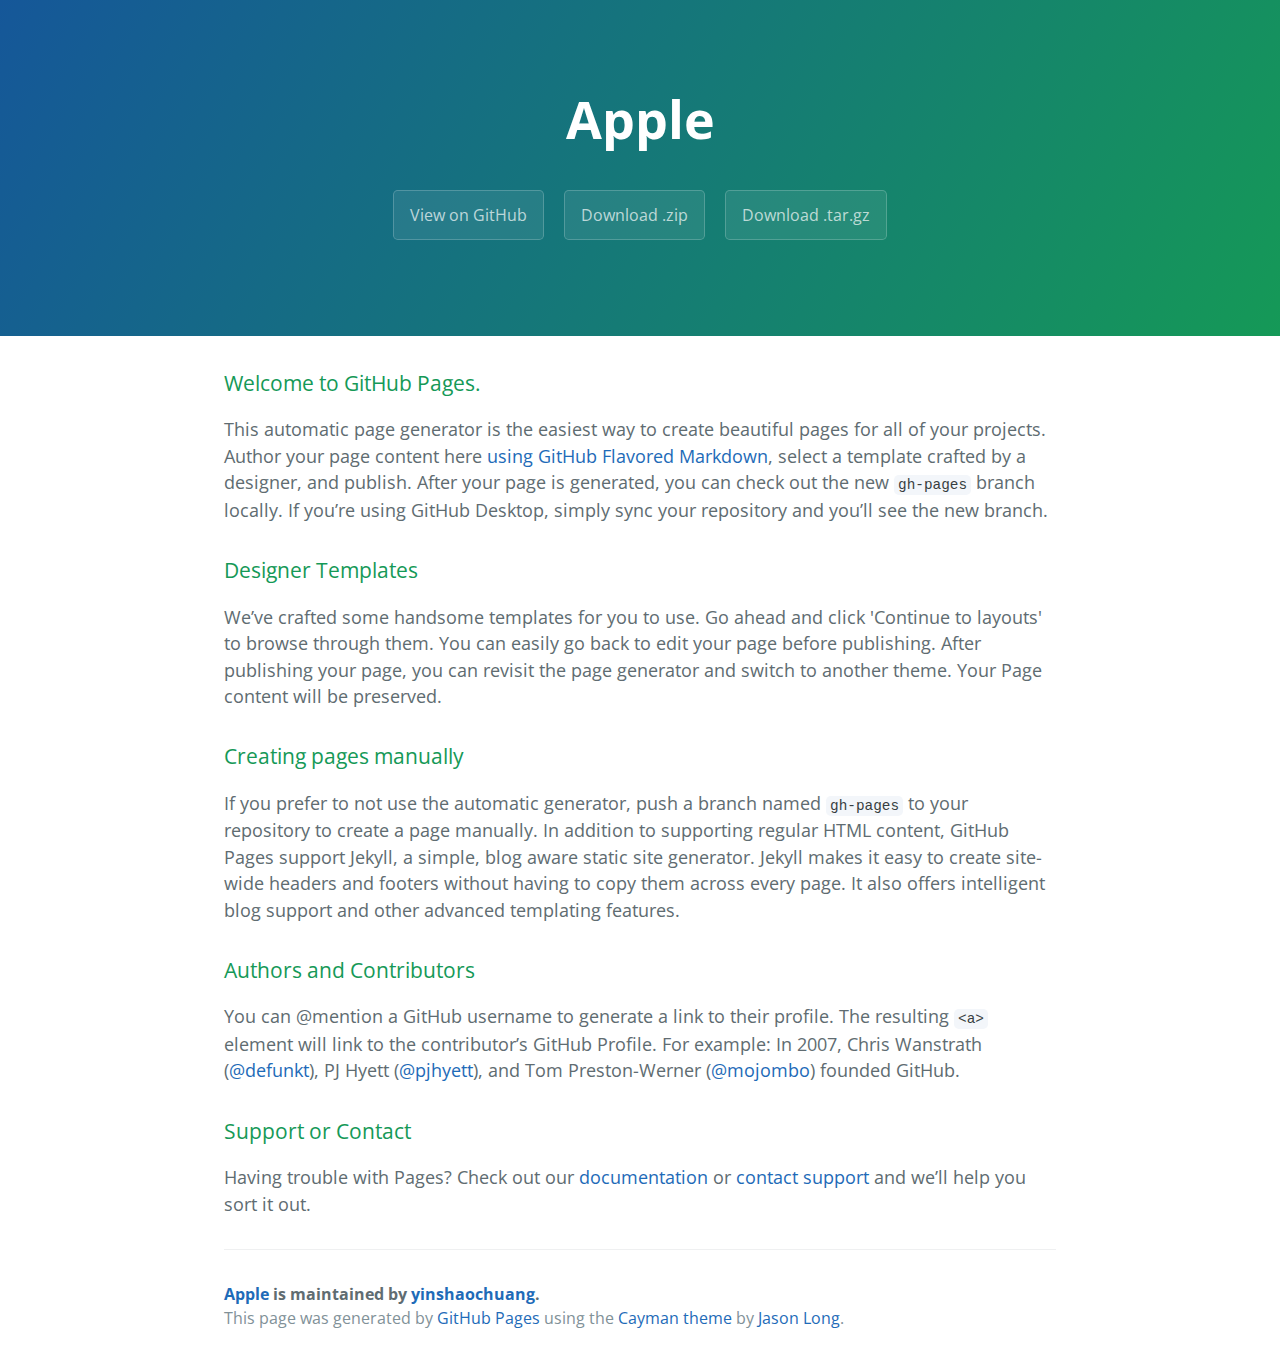
<file: index.html>
<!DOCTYPE html>
<html lang="en-us">
  <head>
    <meta charset="UTF-8">
    <title>Apple by yinshaochuang</title>
    <meta name="viewport" content="width=device-width, initial-scale=1">
    <link rel="stylesheet" type="text/css" href="stylesheets/normalize.css" media="screen">
    <link href='https://fonts.googleapis.com/css?family=Open+Sans:400,700' rel='stylesheet' type='text/css'>
    <link rel="stylesheet" type="text/css" href="stylesheets/stylesheet.css" media="screen">
    <link rel="stylesheet" type="text/css" href="stylesheets/github-light.css" media="screen">
  </head>
  <body>
    <section class="page-header">
      <h1 class="project-name">Apple</h1>
      <h2 class="project-tagline"></h2>
      <a href="https://github.com/yinshaochuang/apple" class="btn">View on GitHub</a>
      <a href="https://github.com/yinshaochuang/apple/zipball/master" class="btn">Download .zip</a>
      <a href="https://github.com/yinshaochuang/apple/tarball/master" class="btn">Download .tar.gz</a>
    </section>

    <section class="main-content">
      <h3>
<a id="welcome-to-github-pages" class="anchor" href="#welcome-to-github-pages" aria-hidden="true"><span aria-hidden="true" class="octicon octicon-link"></span></a>Welcome to GitHub Pages.</h3>

<p>This automatic page generator is the easiest way to create beautiful pages for all of your projects. Author your page content here <a href="https://guides.github.com/features/mastering-markdown/">using GitHub Flavored Markdown</a>, select a template crafted by a designer, and publish. After your page is generated, you can check out the new <code>gh-pages</code> branch locally. If you’re using GitHub Desktop, simply sync your repository and you’ll see the new branch.</p>

<h3>
<a id="designer-templates" class="anchor" href="#designer-templates" aria-hidden="true"><span aria-hidden="true" class="octicon octicon-link"></span></a>Designer Templates</h3>

<p>We’ve crafted some handsome templates for you to use. Go ahead and click 'Continue to layouts' to browse through them. You can easily go back to edit your page before publishing. After publishing your page, you can revisit the page generator and switch to another theme. Your Page content will be preserved.</p>

<h3>
<a id="creating-pages-manually" class="anchor" href="#creating-pages-manually" aria-hidden="true"><span aria-hidden="true" class="octicon octicon-link"></span></a>Creating pages manually</h3>

<p>If you prefer to not use the automatic generator, push a branch named <code>gh-pages</code> to your repository to create a page manually. In addition to supporting regular HTML content, GitHub Pages support Jekyll, a simple, blog aware static site generator. Jekyll makes it easy to create site-wide headers and footers without having to copy them across every page. It also offers intelligent blog support and other advanced templating features.</p>

<h3>
<a id="authors-and-contributors" class="anchor" href="#authors-and-contributors" aria-hidden="true"><span aria-hidden="true" class="octicon octicon-link"></span></a>Authors and Contributors</h3>

<p>You can @mention a GitHub username to generate a link to their profile. The resulting <code>&lt;a&gt;</code> element will link to the contributor’s GitHub Profile. For example: In 2007, Chris Wanstrath (<a href="https://github.com/defunkt" class="user-mention">@defunkt</a>), PJ Hyett (<a href="https://github.com/pjhyett" class="user-mention">@pjhyett</a>), and Tom Preston-Werner (<a href="https://github.com/mojombo" class="user-mention">@mojombo</a>) founded GitHub.</p>

<h3>
<a id="support-or-contact" class="anchor" href="#support-or-contact" aria-hidden="true"><span aria-hidden="true" class="octicon octicon-link"></span></a>Support or Contact</h3>

<p>Having trouble with Pages? Check out our <a href="https://help.github.com/pages">documentation</a> or <a href="https://github.com/contact">contact support</a> and we’ll help you sort it out.</p>

      <footer class="site-footer">
        <span class="site-footer-owner"><a href="https://github.com/yinshaochuang/apple">Apple</a> is maintained by <a href="https://github.com/yinshaochuang">yinshaochuang</a>.</span>

        <span class="site-footer-credits">This page was generated by <a href="https://pages.github.com">GitHub Pages</a> using the <a href="https://github.com/jasonlong/cayman-theme">Cayman theme</a> by <a href="https://twitter.com/jasonlong">Jason Long</a>.</span>
      </footer>

    </section>

  
  </body>
</html>
</file>
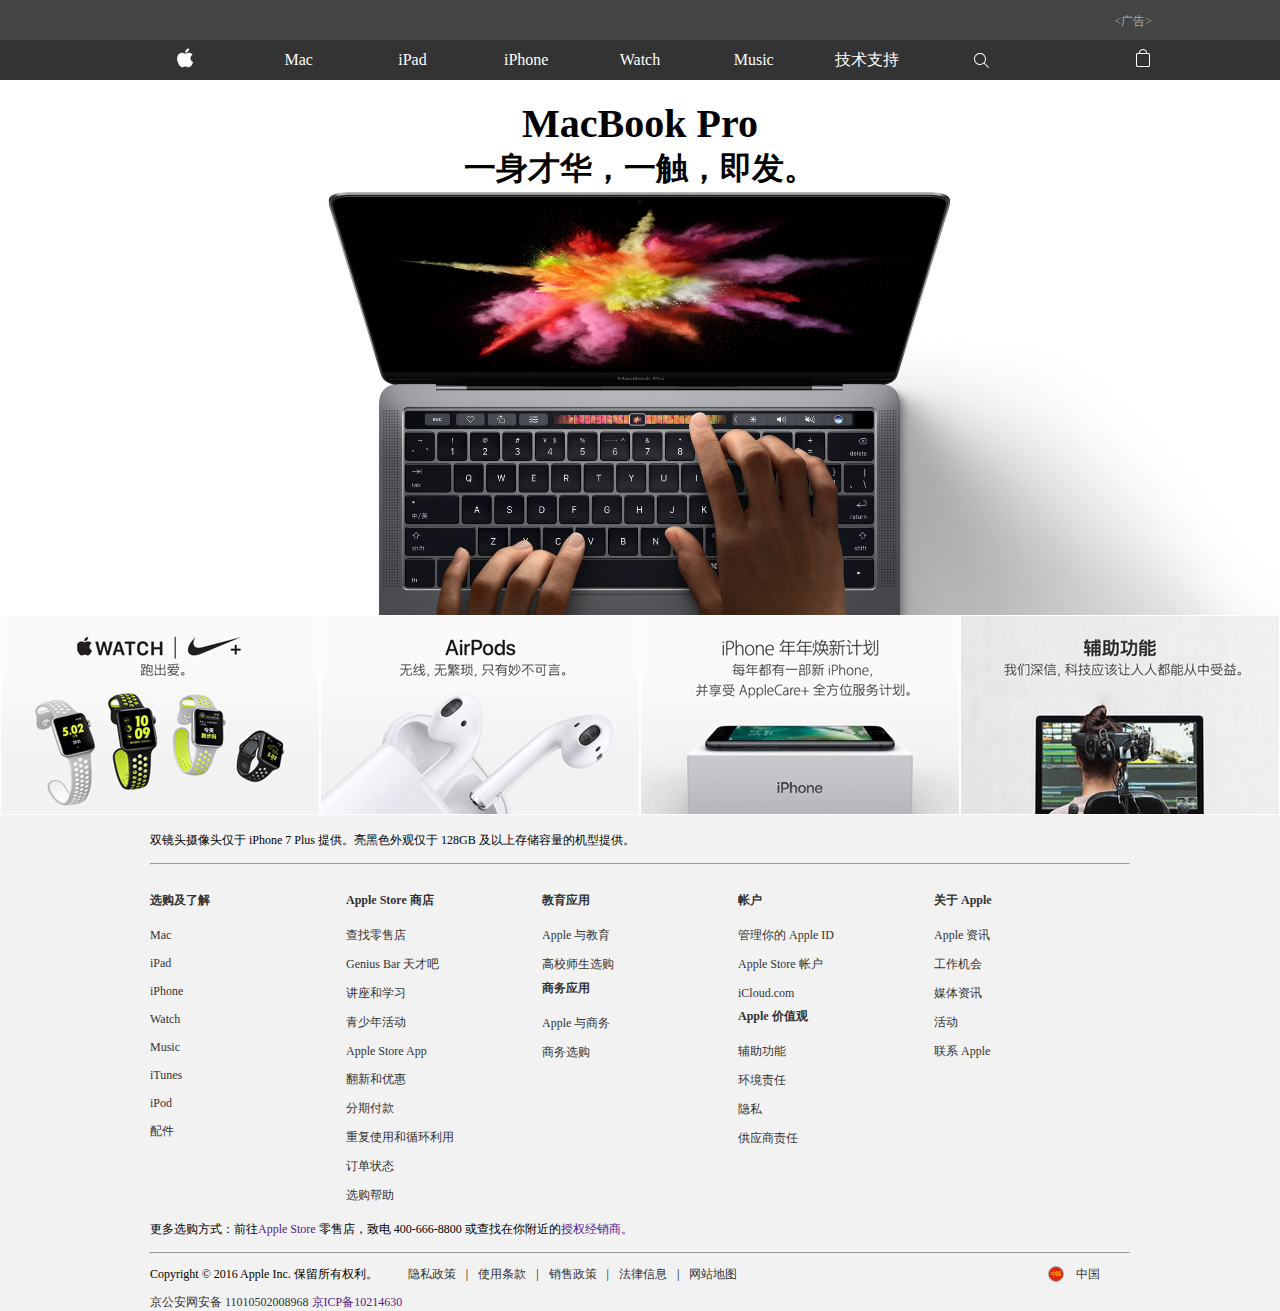
<file: apple/w1607-11.7-master/apple.html>
<!doctype html>
<html lang="en">
<head>
    <meta charset="UTF-8">
    <title>Document</title>
    <link rel="stylesheet" href="../css/less.css">
    <style>
h1,h2{
    list-style: none;
}
a{
    text-decoration: none;
}

        .ggbox{
            width: 100%;
            height:40px;
            background: #444;
        }
        .head{
            width: 100%;
            height: 40px;
            background: rgba(0,0,0,0.8);
        }

        .gg{
            width: 90%;
            height: 100%;
            margin: 0 auto;
            line-height: 40px;
            text-align: right;
        }
        @media screen and (min-width: 770px) {
            .gg{
                width: 80%;
            }
        }

        .gg span{
            color: #a8a8aa;
            font-size: 12px;
        }
        .head>ul{
            width: 90%;
            height: 100%;
            margin: 0 auto;
        }

        @media screen and (min-width: 770px){
            .head>ul{
                width: 80%;
            }
            .head>ul>li{
                width: 11.11%;
                height: 100%;
                text-align: center;
                line-height: 40px;
                float: left;
            }
        }

        .head ul li span{
            color: #fff;
            font-size: 1em;
        }
        .head ul li:last-child{
            background: url("../img/new1.svg") right no-repeat;
        }
        .head ul li:first-child{
            background: url("../img/image_large.svg") center no-repeat;
        }
        .head ul li:nth-last-child(2){
            background: url("../img/new.svg") center no-repeat;
        }
        .makbox{
            width: 100%;
            height: 112px;
        }
        .mak{
            width: 100%;
            height: auto;
            text-align: center;
            margin:0 auto;
        }
        .mak h1{
            padding-top: 20px;
            font-size: 2.5em;
            font-weight: bold;
        }
        .mak h2{
            font-size: 2em;
        }
        .lunbobox{
            width:100%;
            height: auto;
        }
        .lunbo{
            width: 100%;
            height:294px;
            background: url("../img/macbookpro_small.jpg") center no-repeat;
            background-size:auto 100% ;
        }
        .lunbo1{
            width:100%;
            height: 294px;
            background: url("../img/iphone_large.jpg") center no-repeat;
            background-size:auto 100% ;
            display: none;
        }
        .lunbo2{
            width:100%;
            height:294px;
            background: url("../img/event_large.jpg") center no-repeat;
            background-size: auto 100%; display: none;
        }
        @media screen and (min-width: 770px) {
            .lunbo{
                width: 100%;
                height:360px;
                background: url("../img/macbookpro_medium.jpg") center no-repeat;
                background-size:auto 100% ;
            }
            .lunbo1{
                width:100%;
                height: 360px;
                background: url("../img/iphone_large.jpg") center no-repeat;
                background-size:auto 100% ; display: none;
            }
            .lunbo2{
                width:100%;
                height:360px;
                background: url("../img/event_large.jpg") center no-repeat;
                background-size: auto 100%;
            }
        }
        @media screen and (min-width: 1024px) {
            .lunbo{
                width: 100%;
                height:423px;
                background: url("../img/macbookpro_large.jpg") center no-repeat;
                background-size:auto 100% ;
            }
            .lunbo1{
                width:100%;
                height: 423px;
                background: url("../img/iphone_large.jpg") center no-repeat;
                background-size:auto 100% ;
            }
            .lunbo2{
                width:100%;
                height:423px;
                background: url("../img/event_large.jpg") center no-repeat;
                background-size: auto 100%;
            }
        }

        /*.pro{*/
            /*!*width: 100%;*!*/
            /*height: 200px;*/
        /*}*/
        .pro {
            /*width: 100%;*/
            height:200px;
            border: 1px solid #ffffff;
            float: left;
        }
        .pro1{
            background: url("../img/nike_watch_small.jpg") center no-repeat;
            background-size: auto 100%;
        }
        .pro2{
            background: url("../img/airpods_small.jpg") center no-repeat;
        }
        .pro3{
            background: url("../img/iphone_upgrade_small.jpg") center no-repeat;
        }
        .pro4{
            background: url("../img/accessibility_small.jpg") center no-repeat;
        }
        @media screen and (min-width: 770px){
            .pro1{
                background: url("../img/nike_watch_medium.jpg") center no-repeat;
            }
            .pro2{
                background: url("../img/airpods_medium.jpg") center no-repeat;
            }
            .pro3{
                background: url("../img/iphone_upgrade_medium.jpg") center no-repeat;
            }
            .pro4{
                background: url("../img/accessibility_medium.jpg") center no-repeat;
            }
        }
        @media screen and (min-width: 1024px){
            .pro1{
                background: url("../img/nike_watch_large.jpg") center no-repeat;
            }
            .pro2{
                background: url("../img/airpods_large.jpg") center no-repeat;
            }
            .pro3{
                background: url("../img/iphone_upgrade_large.jpg") center no-repeat;
            }
            .pro4{
                background: url("../img/accessibility_large.jpg") center no-repeat;
            }
        }




        .inner{
            width: 100%;
            height: auto;
            background: #f2f2f2;
        }
        .innerbox{
            width: 100%;
            padding: 0 22px;
            height: auto;
            margin: 0 auto;
        }
        .inner1{
            height: 48px;
            line-height: 48px;
        }
        .inner1 span{
            font-size: 12px;
        }
        .nac{
            margin-top: 20px;
        }
        .nac:before,.nac:after{
            content: "";
            display: block;
        }
        .nac:after{
            clear: both;
        }
        .nac div{
            width: 100%;
            height: auto;
            float: left;
        }


        .nac div h3{
            font-weight: normal;
            font-size: 14px;
            color: #6F6F6F;
            height:30px;
            line-height: 30px;
            border-bottom: 1px solid #9A9A9A;

        }
        .nac div ul li{
            margin-top: 10px;
        }
        .nac div a{
            color: #333;
            font-size: 12px;
        }
        .nac div ul{
            display: none;
        }
@media screen and (min-width: 770px){
    .innerbox{
        width: 80%;
    }
    .nac div{
        width: 20%;
        border:0;
    }
    .nac div ul{
        display: block;
    }
    .nac div h3{
        font-size: 12px;
        border:0;
        color: #333;
        font-weight: bold;
    }
}
        .foot{
            width: 100%;
            height: 40px;

        }
        .foot div{
            float: left;
            margin-right:20px;
            line-height:40px;
            font-size: 12px;
        }
        .foot div li{
            float: left;
            text-align: center;
        }
        .foot div li a{
            box-sizing: content-box;
            display: block;
            padding: 0px 10px;
            color: #333;
        }
        .foot div:nth-last-child(1){
            float: right;
        }
        .xzgj{
            height:40px;
            background: url("../img/16.png") center no-repeat;
            padding: 0;
        }
        .boot{
            font-size: 12px;
            color: #333;

        }

    </style>

</head>
<body style="min-width: 600px">
<div class="ggbox">
    <div class="gg">
        <span><广告></span>
    </div>
</div>
<div class="head">
    <ul>
        <li><a href=""></a></li>
        <li><a href=""><span>Mac</span></a></li>
        <li><a href=""><span>iPad</span></a></li>
        <li><a href=""><span>iPhone</span></a></li>
        <li><a href=""><span>Watch</span></a></li>
        <li><a href=""><span>Music</span></a></li>
        <li><a href=""><span>技术支持</span></a></li>
        <li><a href=""></a></li>
        <li><a href=""></a></li>
    </ul>
</div>
<div class="makbox">
    <div class="mak">
        <h1>MacBook Pro</h1>
        <h2>一身才华，一触，即发。</h2>
    </div>
</div>
<div class="lunbobox">
    <div class="lunbo"></div>
    <div class="lunbo1"></div>
    <div class="lunbo2"></div>
</div>
<div class="container">
    <div class="row">
        <!--<div class="pro">-->
            <div class="pro1 pro col-s-12 col-m-6 col-l-3"></div>
            <div class="pro2 pro col-s-12 col-m-6 col-l-3"></div>
            <div class="pro3 pro col-s-12 col-m-6 col-l-3"></div>
            <div class="pro4 pro col-s-12 col-m-6 col-l-3"></div>
        <!--</div>-->
    </div>
</div>
<div class="inner">
    <div class="innerbox" >
        <div class="inner1"><span>双镜头摄像头仅于 iPhone 7 Plus 提供。亮黑色外观仅于 128GB 及以上存储容量的机型提供。</span></div>
        <hr>
        <div class="nac">
            <div>
                <h3>选购及了解</h3>
                <ul class="nac1">
                    <li><a href="">Mac</a></li>
                    <li><a href="">iPad</a></li>
                    <li><a href="">iPhone</a></li>
                    <li><a href="">Watch</a></li>
                    <li><a href="">Music</a></li>
                    <li><a href="">iTunes</a></li>
                    <li><a href="">iPod</a></li>
                    <li><a href="">配件</a></li>
                </ul>
            </div>
            <div>
                <h3>Apple Store 商店</h3>
                <ul class="nac1">
                    <li><a href="">查找零售店</a></li>
                    <li><a href="">Genius Bar 天才吧</a></li>
                    <li><a href="">讲座和学习</a></li>
                    <li><a href="">青少年活动</a></li>
                    <li><a href="">Apple Store App</a></li>
                    <li><a href="">翻新和优惠</a></li>
                    <li><a href="">分期付款</a></li>
                    <li><a href="">重复使用和循环利用</a></li>
                    <li><a href="">订单状态</a></li>
                    <li><a href="">选购帮助</a></li>
                </ul>
            </div>
            <div>
                <h3>教育应用</h3>
                <ul class="nac1">
                    <li><a href="">Apple 与教育</a></li>
                    <li><a href="">高校师生选购</a></li>
                </ul>
                <h3>商务应用</h3>
                <ul class="nac1">
                    <li><a href="">Apple 与商务</a></li>
                    <li><a href="">商务选购</a></li>
                </ul>
            </div>
            <div>
                <h3>帐户</h3>
                <ul class="nac1">
                    <li><a href="">管理你的 Apple ID</a></li>
                    <li><a href="">Apple Store 帐户</a></li>
                    <li><a href="">iCloud.com</a></li>
                </ul>
                <h3>Apple 价值观</h3>
                <ul class="nac1">
                    <li><a href="">辅助功能</a></li>
                    <li><a href="">环境责任</a></li>
                    <li><a href="">隐私</a></li>
                    <li><a href="">供应商责任</a></li>
                </ul>
            </div>
            <div>
                <h3>关于 Apple</h3>
                <ul class="nac1">
                    <li><a href="">Apple 资讯</a></li>
                    <li><a href="">工作机会</a></li>
                    <li><a href="">媒体资讯</a></li>
                    <li><a href="">活动</a></li>
                    <li><a href="">联系 Apple</a></li>
                </ul>
            </div>
        </div>
        <div class="inner1"><span>更多选购方式：前往<a href="">Apple Store </a> 零售店，致电 400-666-8800 或查找在你附近的<a href="">授权经销商。</a></span></div>
        <hr>
        <div class="foot">
            <div><spqn>Copyright © 2016 Apple Inc. 保留所有权利。</spqn></div>
            <div>
                <ul>
                    <li><a href="">隐私政策</a></li>
                    <li>|</li>
                    <li><a href="">使用条款</a></li>
                    <li>|</li>
                    <li><a href="">销售政策</a></li>
                    <li>|</li>
                    <li><a href="">法律信息</a></li>
                    <li>|</li>
                    <li><a href="">网站地图</a></li>
                </ul>
            </div>
            <div>
                <ul>
                    <li><a href="" class="xzgj"></a></li>
                    <li><a href="">中国</a></li>
                </ul>
            </div>
        </div>
        <div class="boot"><span>京公安网安备 11010502008968 <a href="">京ICP备10214630</a></span></div>
    </div>


</div>
</body>
<!--<script>-->
    <!--var nac1=document.getElementsByClassName("nac1");-->
    <!--for(var i= 0; i<nac1.length; i++){-->
        <!--nac1[i].style.display="none"-->
    <!--}-->
<!--</script>-->
</html>
</file>
<file: stylesheets/stylesheet.css>
* {
  box-sizing: border-box; }

body {
  padding: 0;
  margin: 0;
  font-family: "Open Sans", "Helvetica Neue", Helvetica, Arial, sans-serif;
  font-size: 16px;
  line-height: 1.5;
  color: #606c71; }

a {
  color: #1e6bb8;
  text-decoration: none; }
  a:hover {
    text-decoration: underline; }

.btn {
  display: inline-block;
  margin-bottom: 1rem;
  color: rgba(255, 255, 255, 0.7);
  background-color: rgba(255, 255, 255, 0.08);
  border-color: rgba(255, 255, 255, 0.2);
  border-style: solid;
  border-width: 1px;
  border-radius: 0.3rem;
  transition: color 0.2s, background-color 0.2s, border-color 0.2s; }
  .btn + .btn {
    margin-left: 1rem; }

.btn:hover {
  color: rgba(255, 255, 255, 0.8);
  text-decoration: none;
  background-color: rgba(255, 255, 255, 0.2);
  border-color: rgba(255, 255, 255, 0.3); }

@media screen and (min-width: 64em) {
  .btn {
    padding: 0.75rem 1rem; } }

@media screen and (min-width: 42em) and (max-width: 64em) {
  .btn {
    padding: 0.6rem 0.9rem;
    font-size: 0.9rem; } }

@media screen and (max-width: 42em) {
  .btn {
    display: block;
    width: 100%;
    padding: 0.75rem;
    font-size: 0.9rem; }
    .btn + .btn {
      margin-top: 1rem;
      margin-left: 0; } }

.page-header {
  color: #fff;
  text-align: center;
  background-color: #159957;
  background-image: linear-gradient(120deg, #155799, #159957); }

@media screen and (min-width: 64em) {
  .page-header {
    padding: 5rem 6rem; } }

@media screen and (min-width: 42em) and (max-width: 64em) {
  .page-header {
    padding: 3rem 4rem; } }

@media screen and (max-width: 42em) {
  .page-header {
    padding: 2rem 1rem; } }

.project-name {
  margin-top: 0;
  margin-bottom: 0.1rem; }

@media screen and (min-width: 64em) {
  .project-name {
    font-size: 3.25rem; } }

@media screen and (min-width: 42em) and (max-width: 64em) {
  .project-name {
    font-size: 2.25rem; } }

@media screen and (max-width: 42em) {
  .project-name {
    font-size: 1.75rem; } }

.project-tagline {
  margin-bottom: 2rem;
  font-weight: normal;
  opacity: 0.7; }

@media screen and (min-width: 64em) {
  .project-tagline {
    font-size: 1.25rem; } }

@media screen and (min-width: 42em) and (max-width: 64em) {
  .project-tagline {
    font-size: 1.15rem; } }

@media screen and (max-width: 42em) {
  .project-tagline {
    font-size: 1rem; } }

.main-content :first-child {
  margin-top: 0; }
.main-content img {
  max-width: 100%; }
.main-content h1, .main-content h2, .main-content h3, .main-content h4, .main-content h5, .main-content h6 {
  margin-top: 2rem;
  margin-bottom: 1rem;
  font-weight: normal;
  color: #159957; }
.main-content p {
  margin-bottom: 1em; }
.main-content code {
  padding: 2px 4px;
  font-family: Consolas, "Liberation Mono", Menlo, Courier, monospace;
  font-size: 0.9rem;
  color: #383e41;
  background-color: #f3f6fa;
  border-radius: 0.3rem; }
.main-content pre {
  padding: 0.8rem;
  margin-top: 0;
  margin-bottom: 1rem;
  font: 1rem Consolas, "Liberation Mono", Menlo, Courier, monospace;
  color: #567482;
  word-wrap: normal;
  background-color: #f3f6fa;
  border: solid 1px #dce6f0;
  border-radius: 0.3rem; }
  .main-content pre > code {
    padding: 0;
    margin: 0;
    font-size: 0.9rem;
    color: #567482;
    word-break: normal;
    white-space: pre;
    background: transparent;
    border: 0; }
.main-content .highlight {
  margin-bottom: 1rem; }
  .main-content .highlight pre {
    margin-bottom: 0;
    word-break: normal; }
.main-content .highlight pre, .main-content pre {
  padding: 0.8rem;
  overflow: auto;
  font-size: 0.9rem;
  line-height: 1.45;
  border-radius: 0.3rem; }
.main-content pre code, .main-content pre tt {
  display: inline;
  max-width: initial;
  padding: 0;
  margin: 0;
  overflow: initial;
  line-height: inherit;
  word-wrap: normal;
  background-color: transparent;
  border: 0; }
  .main-content pre code:before, .main-content pre code:after, .main-content pre tt:before, .main-content pre tt:after {
    content: normal; }
.main-content ul, .main-content ol {
  margin-top: 0; }
.main-content blockquote {
  padding: 0 1rem;
  margin-left: 0;
  color: #819198;
  border-left: 0.3rem solid #dce6f0; }
  .main-content blockquote > :first-child {
    margin-top: 0; }
  .main-content blockquote > :last-child {
    margin-bottom: 0; }
.main-content table {
  display: block;
  width: 100%;
  overflow: auto;
  word-break: normal;
  word-break: keep-all; }
  .main-content table th {
    font-weight: bold; }
  .main-content table th, .main-content table td {
    padding: 0.5rem 1rem;
    border: 1px solid #e9ebec; }
.main-content dl {
  padding: 0; }
  .main-content dl dt {
    padding: 0;
    margin-top: 1rem;
    font-size: 1rem;
    font-weight: bold; }
  .main-content dl dd {
    padding: 0;
    margin-bottom: 1rem; }
.main-content hr {
  height: 2px;
  padding: 0;
  margin: 1rem 0;
  background-color: #eff0f1;
  border: 0; }

@media screen and (min-width: 64em) {
  .main-content {
    max-width: 64rem;
    padding: 2rem 6rem;
    margin: 0 auto;
    font-size: 1.1rem; } }

@media screen and (min-width: 42em) and (max-width: 64em) {
  .main-content {
    padding: 2rem 4rem;
    font-size: 1.1rem; } }

@media screen and (max-width: 42em) {
  .main-content {
    padding: 2rem 1rem;
    font-size: 1rem; } }

.site-footer {
  padding-top: 2rem;
  margin-top: 2rem;
  border-top: solid 1px #eff0f1; }

.site-footer-owner {
  display: block;
  font-weight: bold; }

.site-footer-credits {
  color: #819198; }

@media screen and (min-width: 64em) {
  .site-footer {
    font-size: 1rem; } }

@media screen and (min-width: 42em) and (max-width: 64em) {
  .site-footer {
    font-size: 1rem; } }

@media screen and (max-width: 42em) {
  .site-footer {
    font-size: 0.9rem; } }
</file>
<file: stylesheets/github-light.css>
/*
The MIT License (MIT)

Copyright (c) 2016 GitHub, Inc.

Permission is hereby granted, free of charge, to any person obtaining a copy
of this software and associated documentation files (the "Software"), to deal
in the Software without restriction, including without limitation the rights
to use, copy, modify, merge, publish, distribute, sublicense, and/or sell
copies of the Software, and to permit persons to whom the Software is
furnished to do so, subject to the following conditions:

The above copyright notice and this permission notice shall be included in all
copies or substantial portions of the Software.

THE SOFTWARE IS PROVIDED "AS IS", WITHOUT WARRANTY OF ANY KIND, EXPRESS OR
IMPLIED, INCLUDING BUT NOT LIMITED TO THE WARRANTIES OF MERCHANTABILITY,
FITNESS FOR A PARTICULAR PURPOSE AND NONINFRINGEMENT. IN NO EVENT SHALL THE
AUTHORS OR COPYRIGHT HOLDERS BE LIABLE FOR ANY CLAIM, DAMAGES OR OTHER
LIABILITY, WHETHER IN AN ACTION OF CONTRACT, TORT OR OTHERWISE, ARISING FROM,
OUT OF OR IN CONNECTION WITH THE SOFTWARE OR THE USE OR OTHER DEALINGS IN THE
SOFTWARE.

*/

.pl-c /* comment */ {
  color: #969896;
}

.pl-c1 /* constant, variable.other.constant, support, meta.property-name, support.constant, support.variable, meta.module-reference, markup.raw, meta.diff.header */,
.pl-s .pl-v /* string variable */ {
  color: #0086b3;
}

.pl-e /* entity */,
.pl-en /* entity.name */ {
  color: #795da3;
}

.pl-smi /* variable.parameter.function, storage.modifier.package, storage.modifier.import, storage.type.java, variable.other */,
.pl-s .pl-s1 /* string source */ {
  color: #333;
}

.pl-ent /* entity.name.tag */ {
  color: #63a35c;
}

.pl-k /* keyword, storage, storage.type */ {
  color: #a71d5d;
}

.pl-s /* string */,
.pl-pds /* punctuation.definition.string, string.regexp.character-class */,
.pl-s .pl-pse .pl-s1 /* string punctuation.section.embedded source */,
.pl-sr /* string.regexp */,
.pl-sr .pl-cce /* string.regexp constant.character.escape */,
.pl-sr .pl-sre /* string.regexp source.ruby.embedded */,
.pl-sr .pl-sra /* string.regexp string.regexp.arbitrary-repitition */ {
  color: #183691;
}

.pl-v /* variable */ {
  color: #ed6a43;
}

.pl-id /* invalid.deprecated */ {
  color: #b52a1d;
}

.pl-ii /* invalid.illegal */ {
  color: #f8f8f8;
  background-color: #b52a1d;
}

.pl-sr .pl-cce /* string.regexp constant.character.escape */ {
  font-weight: bold;
  color: #63a35c;
}

.pl-ml /* markup.list */ {
  color: #693a17;
}

.pl-mh /* markup.heading */,
.pl-mh .pl-en /* markup.heading entity.name */,
.pl-ms /* meta.separator */ {
  font-weight: bold;
  color: #1d3e81;
}

.pl-mq /* markup.quote */ {
  color: #008080;
}

.pl-mi /* markup.italic */ {
  font-style: italic;
  color: #333;
}

.pl-mb /* markup.bold */ {
  font-weight: bold;
  color: #333;
}

.pl-md /* markup.deleted, meta.diff.header.from-file */ {
  color: #bd2c00;
  background-color: #ffecec;
}

.pl-mi1 /* markup.inserted, meta.diff.header.to-file */ {
  color: #55a532;
  background-color: #eaffea;
}

.pl-mdr /* meta.diff.range */ {
  font-weight: bold;
  color: #795da3;
}

.pl-mo /* meta.output */ {
  color: #1d3e81;
}
</file>
<file: apple/css/less.css>
* {
  margin: 0;
  padding: 0;
  box-sizing: border-box;
  list-style: none;
}
.container {
  width: 100%;
  margin: auto;
}
.container > .row {
  width: 100%;
}
.container > .row:before,
.container > .row:after {
  content: '';
  display: block;
}
.container > .row:after {
  clear: both;
}
.container-fluid {
  width: 100%;
}
.container-fluid > .row {
  width: 100%;
}
.container-fluid > .row:before,
.container-fluid > .row:after {
  content: '';
  display: block;
}
.container-fluid > .row:after {
  clear: both;
}
.container > .row > .col-s-1 {
  float: left;
  width: 8.33333333%;
}
.container-fluid > .row.col-s-1 {
  float: left;
  width: 8.33333333%;
}
.container > .row > .col-s-2 {
  float: left;
  width: 16.66666667%;
}
.container-fluid > .row.col-s-2 {
  float: left;
  width: 16.66666667%;
}
.container > .row > .col-s-3 {
  float: left;
  width: 25%;
}
.container-fluid > .row.col-s-3 {
  float: left;
  width: 25%;
}
.container > .row > .col-s-4 {
  float: left;
  width: 33.33333333%;
}
.container-fluid > .row.col-s-4 {
  float: left;
  width: 33.33333333%;
}
.container > .row > .col-s-5 {
  float: left;
  width: 41.66666667%;
}
.container-fluid > .row.col-s-5 {
  float: left;
  width: 41.66666667%;
}
.container > .row > .col-s-6 {
  float: left;
  width: 50%;
}
.container-fluid > .row.col-s-6 {
  float: left;
  width: 50%;
}
.container > .row > .col-s-7 {
  float: left;
  width: 58.33333333%;
}
.container-fluid > .row.col-s-7 {
  float: left;
  width: 58.33333333%;
}
.container > .row > .col-s-8 {
  float: left;
  width: 66.66666667%;
}
.container-fluid > .row.col-s-8 {
  float: left;
  width: 66.66666667%;
}
.container > .row > .col-s-9 {
  float: left;
  width: 75%;
}
.container-fluid > .row.col-s-9 {
  float: left;
  width: 75%;
}
.container > .row > .col-s-10 {
  float: left;
  width: 83.33333333%;
}
.container-fluid > .row.col-s-10 {
  float: left;
  width: 83.33333333%;
}
.container > .row > .col-s-11 {
  float: left;
  width: 91.66666667%;
}
.container-fluid > .row.col-s-11 {
  float: left;
  width: 91.66666667%;
}
.container > .row > .col-s-12 {
  float: left;
  width: 100%;
}
.container-fluid > .row.col-s-12 {
  float: left;
  width: 100%;
}
@media screen and (min-width: 770px) {
  .container {
    width: 100%;
    margin: auto;
  }
  .container > .row > .col-m-1 {
    float: left;
    width: 8.33333333%;
  }
  .container-fluid > .row.col-m-1 {
    float: left;
    width: 8.33333333%;
  }
  .container > .row > .col-m-2 {
    float: left;
    width: 16.66666667%;
  }
  .container-fluid > .row.col-m-2 {
    float: left;
    width: 16.66666667%;
  }
  .container > .row > .col-m-3 {
    float: left;
    width: 25%;
  }
  .container-fluid > .row.col-m-3 {
    float: left;
    width: 25%;
  }
  .container > .row > .col-m-4 {
    float: left;
    width: 33.33333333%;
  }
  .container-fluid > .row.col-m-4 {
    float: left;
    width: 33.33333333%;
  }
  .container > .row > .col-m-5 {
    float: left;
    width: 41.66666667%;
  }
  .container-fluid > .row.col-m-5 {
    float: left;
    width: 41.66666667%;
  }
  .container > .row > .col-m-6 {
    float: left;
    width: 50%;
  }
  .container-fluid > .row.col-m-6 {
    float: left;
    width: 50%;
  }
  .container > .row > .col-m-7 {
    float: left;
    width: 58.33333333%;
  }
  .container-fluid > .row.col-m-7 {
    float: left;
    width: 58.33333333%;
  }
  .container > .row > .col-m-8 {
    float: left;
    width: 66.66666667%;
  }
  .container-fluid > .row.col-m-8 {
    float: left;
    width: 66.66666667%;
  }
  .container > .row > .col-m-9 {
    float: left;
    width: 75%;
  }
  .container-fluid > .row.col-m-9 {
    float: left;
    width: 75%;
  }
  .container > .row > .col-m-10 {
    float: left;
    width: 83.33333333%;
  }
  .container-fluid > .row.col-m-10 {
    float: left;
    width: 83.33333333%;
  }
  .container > .row > .col-m-11 {
    float: left;
    width: 91.66666667%;
  }
  .container-fluid > .row.col-m-11 {
    float: left;
    width: 91.66666667%;
  }
  .container > .row > .col-m-12 {
    float: left;
    width: 100%;
  }
  .container-fluid > .row.col-m-12 {
    float: left;
    width: 100%;
  }
}
@media screen and (min-width: 1024px) {
  .container {
    width: 100%;
    margin: auto;
  }
  .container > .row > .col-l-1 {
    float: left;
    width: 8.33333333%;
  }
  .container-fluid > .row.col-l-1 {
    float: left;
    width: 8.33333333%;
  }
  .container > .row > .col-l-2 {
    float: left;
    width: 16.66666667%;
  }
  .container-fluid > .row.col-l-2 {
    float: left;
    width: 16.66666667%;
  }
  .container > .row > .col-l-3 {
    float: left;
    width: 25%;
  }
  .container-fluid > .row.col-l-3 {
    float: left;
    width: 25%;
  }
  .container > .row > .col-l-4 {
    float: left;
    width: 33.33333333%;
  }
  .container-fluid > .row.col-l-4 {
    float: left;
    width: 33.33333333%;
  }
  .container > .row > .col-l-5 {
    float: left;
    width: 41.66666667%;
  }
  .container-fluid > .row.col-l-5 {
    float: left;
    width: 41.66666667%;
  }
  .container > .row > .col-l-6 {
    float: left;
    width: 50%;
  }
  .container-fluid > .row.col-l-6 {
    float: left;
    width: 50%;
  }
  .container > .row > .col-l-7 {
    float: left;
    width: 58.33333333%;
  }
  .container-fluid > .row.col-l-7 {
    float: left;
    width: 58.33333333%;
  }
  .container > .row > .col-l-8 {
    float: left;
    width: 66.66666667%;
  }
  .container-fluid > .row.col-l-8 {
    float: left;
    width: 66.66666667%;
  }
  .container > .row > .col-l-9 {
    float: left;
    width: 75%;
  }
  .container-fluid > .row.col-l-9 {
    float: left;
    width: 75%;
  }
  .container > .row > .col-l-10 {
    float: left;
    width: 83.33333333%;
  }
  .container-fluid > .row.col-l-10 {
    float: left;
    width: 83.33333333%;
  }
  .container > .row > .col-l-11 {
    float: left;
    width: 91.66666667%;
  }
  .container-fluid > .row.col-l-11 {
    float: left;
    width: 91.66666667%;
  }
  .container > .row > .col-l-12 {
    float: left;
    width: 100%;
  }
  .container-fluid > .row.col-l-12 {
    float: left;
    width: 100%;
  }
}
.clear:before,
.clear:after {
  content: '';
  display: block;
}
.clear:after {
  clear: both;
}
</file>
